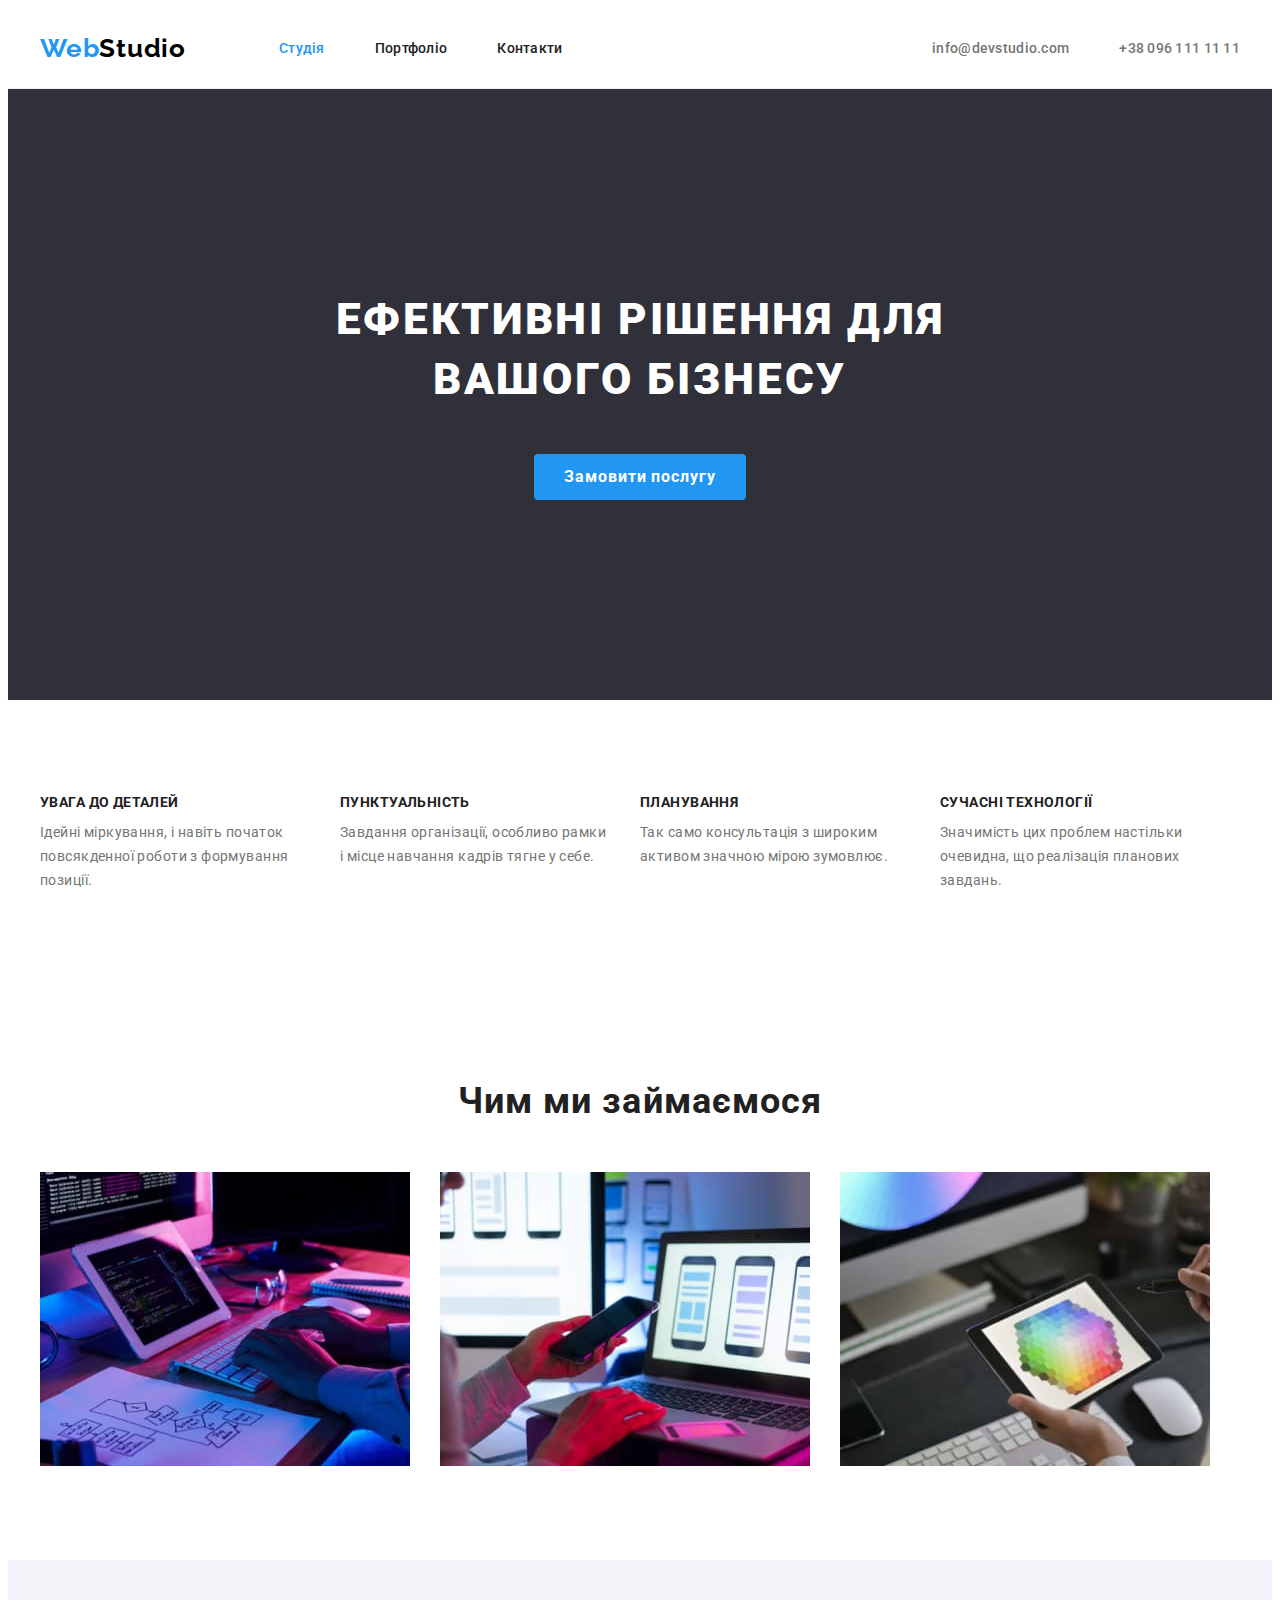
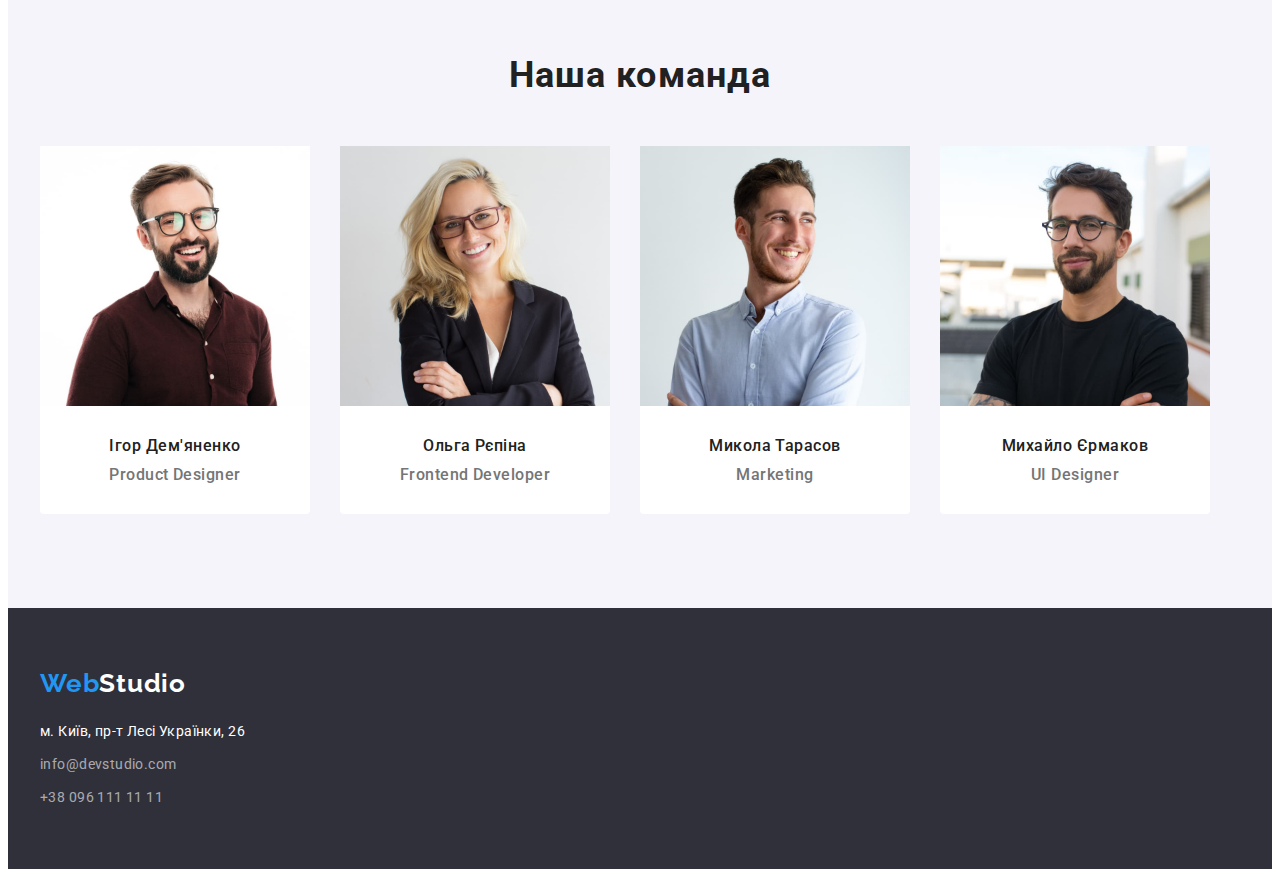
<file: index.html>
<!DOCTYPE html>
<html lang="uk">

<head>
  <meta charset="UTF-8" />
  <meta http-equiv="X-UA-Compatible" content="IE=edge" />
  <meta name="viewport" content="width=device-width, initial-scale=1.0" />
  <title>Головна</title>
  <link rel="preconnect" href="https://fonts.googleapis.com" />
  <link rel="preconnect" href="https://fonts.gstatic.com" crossorigin />
  <link href="https://fonts.googleapis.com/css2?family=Raleway:wght@700&family=Roboto:wght@400;500;700;900&display=swap"
    rel="stylesheet" />
  <link rel="stylesheet" href="https://cdnjs.cloudflare.com/ajax/libs/modern-normalize/1.1.0/modern-normalize.min.css"
    integrity="sha512-wpPYUAdjBVSE4KJnH1VR1HeZfpl1ub8YT/NKx4PuQ5NmX2tKuGu6U/JRp5y+Y8XG2tV+wKQpNHVUX03MfMFn9Q=="
    crossorigin="anonymous" referrerpolicy="no-referrer" />
  <link rel="stylesheet" href="./css/styles.css" />
</head>

<body class="body">
  <!-- Основна навігація сайту -->
  <header class="header">
    <div class="container header-container">
      <a class="header-logo link" href="./index.html">Web<span class="header-logo-second">Studio</span></a>
      <nav class="header-nav">
        <ul class="header-nav-list list">
          <li class="header-nav-item">
            <a class="header-link link current" href="./index.html">Студія</a>
          </li>
          <li class="header-nav-item">
            <a class="header-link link" href="./portfolio.html">Портфоліо</a>
          </li>
          <li class="header-nav-item">
            <a class="header-link link" href="">Контакти</a>
          </li>
        </ul>
      </nav>
      <ul class="header-contacts-list list">
        <li class="header-contacts-item">
          <a class="header-contacts-link link" href="mailto:info@devstudio.com">info@devstudio.com</a>
        </li>
        <li class="header-contacts-item">
          <a class="header-contacts-link link" href="tel:+380961111111">+38 096 111 11 11</a>
        </li>
      </ul>
    </div>
  </header>
  <main class="main">
    <!-- Секція Hero -->
    <section class="hero">
      <div class="container">
        <div>
          <h1 class="hero-title">Ефективні рішення для вашого бізнесу</h1>
        </div>
        <button class="hero-button" type="button">Замовити послугу</button>
      </div>
    </section>
    <!-- Особливості -->
    <section class="features section">
      <div class="container">
        <h2 class="section-title visually-hidden">Особливості</h2>
        <ul class="features list">
          <li class="features-list-item">
            <h3 class="features-item-title">Увага до деталей</h3>
            <p class="features-item-desc">
              Ідейні міркування, і навіть початок повсякденної роботи з формування позиції.
            </p>
          </li>
          <li class="features-list-item">
            <h3 class="features-item-title">Пунктуальність</h3>
            <p class="features-item-desc">
              Завдання організації, особливо рамки і місце навчання кадрів тягне у себе.
            </p>
          </li>
          <li class="features-list-item">
            <h3 class="features-item-title">Планування</h3>
            <p class="features-item-desc">
              Так само консультація з широким активом значною мірою зумовлює.
            </p>
          </li>
          <li class="features-list-item">
            <h3 class="features-item-title">Сучасні технології</h3>
            <p class="features-item-desc">
              Значимість цих проблем настільки очевидна, що реалізація планових завдань.
            </p>
          </li>
        </ul>
      </div>
    </section>
    <!-- Чим ми займаємося -->
    <section class="services section">
      <div class="container">
        <h2 class="section-title">Чим ми займаємося</h2>
        <ul class="services list">
          <li class="services-list-item">
            <a href="#"><img class="services-img" src="./images/index/services/box-1.jpg"
                alt="Розробка програмного забезпечення" width="370" height="294" /></a>
          </li>
          <li class="services-list-item">
            <a href="#"> <img class="services-img" src="./images/index/services/box-2.jpg" alt="Верстка макету сайту"
                width="370" height="294" /></a>
          </li>
          <li class="services-list-item">
            <a href="#"> <img class="services-img" src="./images/index/services/box-3.jpg" alt="Розробка дизайну сайту"
                width="370" height="294" /></a>
          </li>
        </ul>
      </div>
    </section>
    <!-- Наша команда -->
    <section class="team section">
      <div class="container">
        <h2 class="section-title">Наша команда</h2>
        <ul class="team list">
          <li class="team-item">
            <img class="team-img" src="./images/index/team/team-card-1.jpg" alt="Фото Ігоря Дем'яненка" width="270"
              height="260" />
            <div class="team-item-block">
              <h3 class="team-item-title">Ігор Дем'яненко</h3>
              <p class="team-item-desc" lang="en">Product Designer</p>
            </div>
          </li>
          <li class="team-item">
            <img class="team-img" src="./images/index/team/team-card-2.jpg" alt="Фото Ольги Рєпіної" width="270"
              height="260" />
            <div class="team-item-block">
              <h3 class="team-item-title">Ольга Рєпіна</h3>
              <p class="team-item-desc" lang="en">Frontend Developer</p>
            </div>
          </li>
          <li class="team-item">
            <img class="team-img" src="./images/index/team/team-card-3.jpg" alt="Фото Миколи Тарасова" width="270"
              height="260" />
            <div class="team-item-block">
              <h3 class="team-item-title">Микола Тарасов</h3>
              <p class="team-item-desc" lang="en">Marketing</p>
            </div>
          </li>
          <li class="team-item">
            <img class="team-img" src="./images/index/team/team-card-4.jpg" alt="Фото Михайла Єрмакова" width="270"
              height="260" />
            <div class="team-item-block">
              <h3 class="team-item-title">Михайло Єрмаков</h3>
              <p class="team-item-desc" lang="en">UI Designer</p>
            </div>
          </li>
        </ul>
      </div>
    </section>
  </main>
  <!-- Наша адреса -->
  <footer class="footer">
    <div class="container">
      <a class="footer-logo link" href="./index.html">Web<span class="footer-logo-second">Studio</span></a>
      <address class="address">
        <ul class="list">
          <li class="footer-list-item">
            <a class="map-link link" href="https://goo.gl/maps/CPtrU1FHBa2aNyZL9" target="_blank"
              rel="noopener noreferrer">м. Київ, пр-т Лесі Українки, 26<br />
            </a>
          </li>
          <li class="footer-list-item">
            <a class="mail-link link" href="mailto:info@devstudio.com">info@devstudio.com<br /> </a>
          </li>
          <li class="footer-list-item">
            <a class="tel-link link" href="tel:+380961111111">+38 096 111 11 11</a>
          </li>
        </ul>
      </address>
    </div>
  </footer>
</body>

</html>
</file>
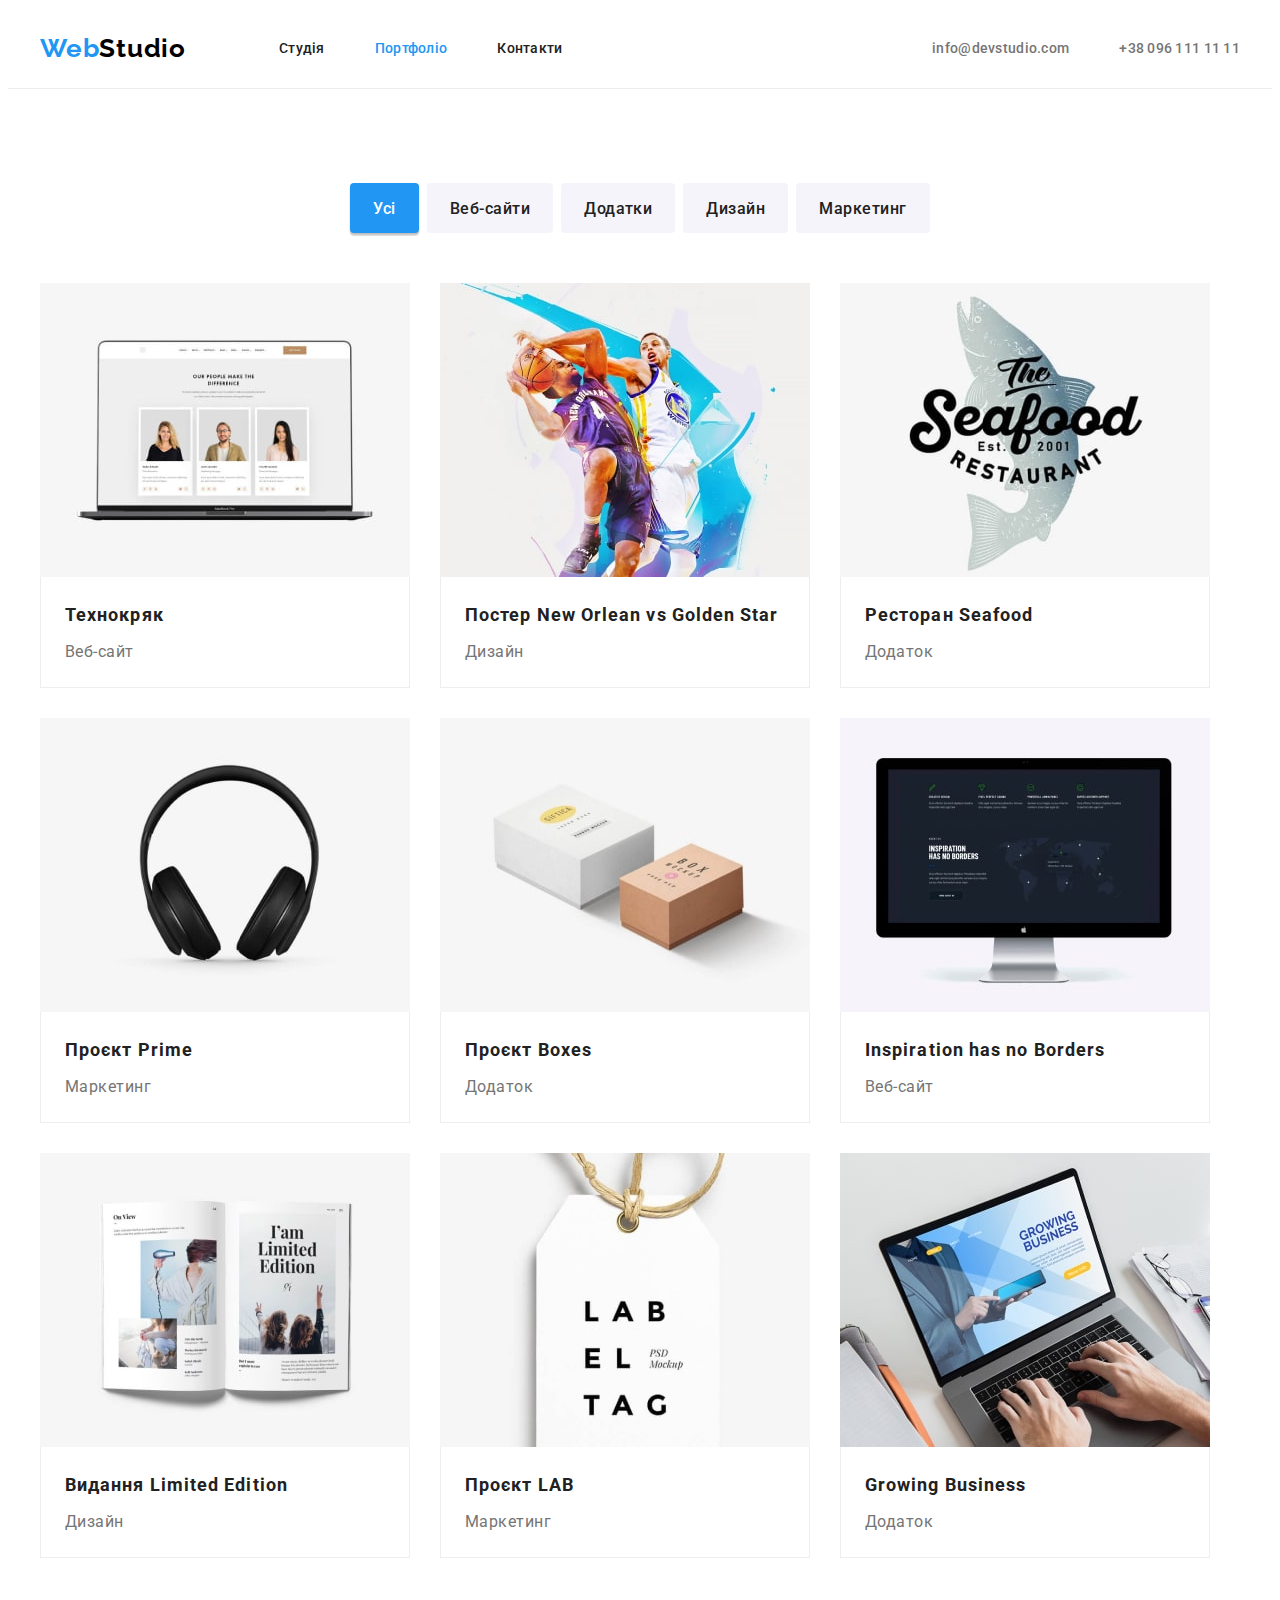
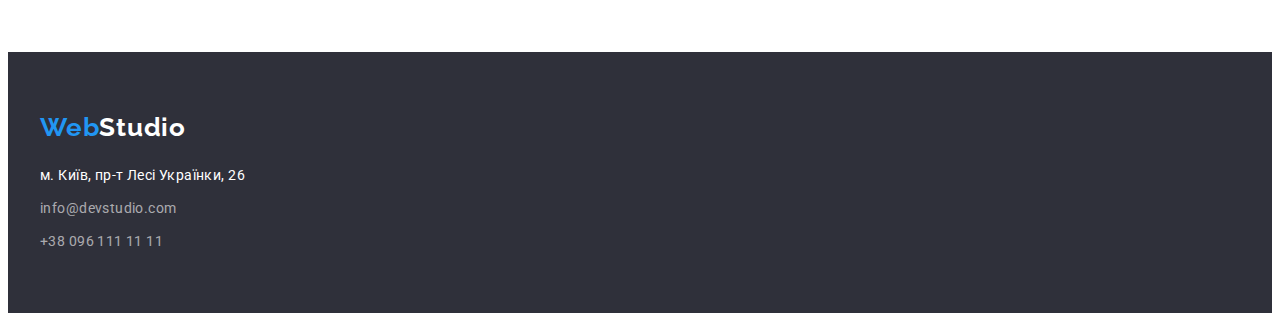
<file: portfolio.html>
<!DOCTYPE html>
<html lang="uk">

<head>
  <meta charset="UTF-8" />
  <meta http-equiv="X-UA-Compatible" content="IE=edge" />
  <meta name="viewport" content="width=device-width, initial-scale=1.0" />
  <title>Головна</title>
  <link rel="preconnect" href="https://fonts.googleapis.com" />
  <link rel="preconnect" href="https://fonts.gstatic.com" crossorigin />
  <link href="https://fonts.googleapis.com/css2?family=Raleway:wght@700&family=Roboto:wght@400;500;700;900&display=swap"
    rel="stylesheet" />
  <link rel="stylesheet" href="https://cdnjs.cloudflare.com/ajax/libs/modern-normalize/1.1.0/modern-normalize.min.css"
    integrity="sha512-wpPYUAdjBVSE4KJnH1VR1HeZfpl1ub8YT/NKx4PuQ5NmX2tKuGu6U/JRp5y+Y8XG2tV+wKQpNHVUX03MfMFn9Q=="
    crossorigin="anonymous" referrerpolicy="no-referrer" />
  <link rel="stylesheet" href="./css/styles.css" />
</head>

<body class="body">
  <!-- Основна навігація сайту -->
  <header class="header">
    <div class="container header-container">
      <a class="header-logo link" href="./index.html">Web<span class="header-logo-second">Studio</span></a>
      <nav class="header-nav">
        <ul class="header-nav-list list">
          <li class="header-nav-item">
            <a class="header-link link" href="./index.html">Студія</a>
          </li>
          <li class="header-nav-item">
            <a class="header-link link current" href="./portfolio.html">Портфоліо</a>
          </li>
          <li class="header-nav-item">
            <a class="header-link link" href="">Контакти</a>
          </li>
        </ul>
      </nav>
      <ul class="header-contacts-list list">
        <li class="header-contacts-item">
          <a class="header-contacts-link link" href="mailto:info@devstudio.com">info@devstudio.com</a>
        </li>
        <li class="header-contacts-item">
          <a class="header-contacts-link link" href="tel:+380961111111">+38 096 111 11 11</a>
        </li>
      </ul>
    </div>
  </header>
  <main class="main section">
    <section class="projects-filter">
      <div class="container">
        <h1 class="projects-title visually-hidden">Наші Проєкти</h1>
        <ul class="projects-filter-list list">
          <li class="list-item">
            <button class="category-button current-button" type="button">Усі</button>
          </li>
          <li class="list-item">
            <button class="category-button" type="button">Веб-сайти</button>
          </li>
          <li class="list-item"><button class="category-button" type="button">Додатки</button></li>
          <li class="list-item"><button class="category-button" type="button">Дизайн</button></li>
          <li class="list-item">
            <button class="category-button" type="button">Маркетинг</button>
          </li>
        </ul>
        <ul class="projects-list list">
          <li class="project-card">
            <a href="#" class="project-link" target="_blank">
              <img src="./images/portfolio/projects/img-0.jpg" alt="Проєкт Технокряк" class="project-img" width="370"
                height="294" />
            </a>
            <div class="project-desc">
              <h2 class="project-name">Технокряк</h2>
              <p class="project-type">Веб-сайт</p>
            </div>
          </li>
          <li class="project-card">
            <a href="#" class="project-link" target="_blank">
              <img src="./images/portfolio/projects/img-1.jpg" alt="Проєкт постер" class="project-img" width="370"
                height="294" /></a>
            <div class="project-desc">
              <h2 class="project-name">Постер New Orlean vs Golden Star</h2>
              <p class="project-type">Дизайн</p>
            </div>
          </li>
          <li class="project-card">
            <a href="#" class="project-link" target="_blank">
              <img src="./images/portfolio/projects/img-2.jpg" alt="Проєкт додаток ресторан" class="project-img"
                width="370" height="294" />
            </a>
            <div class="project-desc">
              <h2 class="project-name">Ресторан <span lang="en">Seafood</span></h2>
              <p class="project-type">Додаток</p>
            </div>

          </li>
          <li class="project-card">
            <a href="#" class="project-link" target="_blank">
              <img src="./images/portfolio/projects/img-3.jpg" alt="Проєкт Маркетинг Prime" class="project-img"
                width="370" height="294" />
            </a>
            <div class="project-desc">
              <h2 class="project-name">Проєкт Prime</h2>
              <p class="project-type">Маркетинг</p>
            </div>
          </li>
          <li class="project-card">
            <a href="#" class="project-link" target="_blank">
              <img src="./images/portfolio/projects/img-4.jpg" alt="Проєкт додаток Boxes" class="project-img"
                width="370" height="294" />
            </a>
            <div class="project-desc">
              <h2 class="project-name">Проєкт <span lang="en">Boxes</span></h2>
              <p class="project-type">Додаток</p>
            </div>
          </li>
          <li class="project-card">
            <a href="#" class="project-link" target="_blank">
              <img src="./images/portfolio/projects/img-5.jpg" alt="Проєкт Веб-сайт Inspiration has no Borders"
                class="project-img" width="370" height="294" />
            </a>
            <div class="project-desc">
              <h2 class="project-name" lang="en">Inspiration has no Borders</h2>
              <p class="project-type">Веб-сайт</p>
            </div>
          </li>
          <li class="project-card">
            <a href="#" class="project-link" target="_blank">
              <img src="./images/portfolio/projects/img-6.jpg" alt="Проєкт Видання Limited Edition" class="project-img"
                width="370" height="294" />
            </a>
            <div class="project-desc">
              <h2 class="project-name">Видання <span lang="en">Limited Edition</span></h2>
              <p class="project-type">Дизайн</p>
            </div>
          </li>
          <li class="project-card">
            <a href="#" class="project-link" target="_blank">
              <img src="./images/portfolio/projects/img-7.jpg" alt="Проєкт Маркетинг LAB " class="project-img"
                width="370" height="294" />
            </a>
            <div class="project-desc">
              <h2 class="project-name">Проєкт <span lang="en">LAB</span></h2>
              <p class="project-type">Маркетинг</p>
            </div>
          </li>
          <li class="project-card">
            <a href="#" class="project-link" target="_blank">
              <img src="./images/portfolio/projects/img-8.jpg" alt="Проєкт додаток Growing Business" class="project-img"
                width="370" height="294" />
            </a>
            <div class="project-desc">
              <h2 class="project-name"><span lang="en">Growing Business</span></h2>
              <p class="project-type">Додаток</p>
            </div>
          </li>
        </ul>
      </div>
    </section>
  </main>
  <!-- Наша адреса -->
  <footer class="footer">
    <div class="container">
      <a class="footer-logo link" href="./index.html">Web<span class="footer-logo-second">Studio</span></a>
      <address class="address">
        <ul class="list">
          <li class="footer-list-item">
            <a class="map-link link" href="https://goo.gl/maps/CPtrU1FHBa2aNyZL9" target="_blank"
              rel="noopener noreferrer">м. Київ, пр-т Лесі Українки, 26<br />
            </a>
          </li>
          <li class="footer-list-item">
            <a class="mail-link link" href="mailto:info@devstudio.com">info@devstudio.com<br /> </a>
          </li>
          <li class="footer-list-item">
            <a class="tel-link link" href="tel:+380961111111">+38 096 111 11 11</a>
          </li>
        </ul>
      </address>
    </div>
  </footer>
</body>

</html>
</file>
<file: css/styles.css>
:root {
  /* Шрифти */
  --main-font: Roboto, sans-serif;
  --secondary-font: Raleway, sans-serif;

  /* Відстань між літерами */
  --ls-6: 0.06em;
  --ls-3: 0.03em;
  --ls-2: 0.02em;

  /* Кольори тексту */
  --main-txt-color: #212121;
  --secondary-txt-color: #757575;
  --accent-txt-color: #2196f3;
  --light-txt-color: #ffffff;
  --dark-txt-color: #000000;
  --contacts-txt-color: rgba(255, 255, 255, 0.6);

  /* Кольори фону */
  --main-bgc: #ffffff;
  --dark-bgc: #2f303a;
  --light-bgc: #f5f4fa;
  --accent-bgc: #2196f3;
  --accent-bgc-hover: #188ce8;

  /* Сітки */
  --indent: 30px;
  --items: 3;
}

/**
  |============================
  | Базові стилі
  |============================
*/
body {
  font-family: var(--main-font);
  color: var(--main-txt-color);
  background-color: var(--main-bgc);
}

/* Скидання стилів */
h1,
h2,
h3,
h4,
h5,
h6,
p {
  margin: 0;
}

img {
  display: block;
}

.list {
  list-style: none;
  margin: 0;
  padding: 0;
}

.link {
  text-decoration: none;
  color: currentColor;
}

.container {
  width: 1200px;
  padding-left: 15px;
  padding-right: 15px;
  margin-left: auto;
  margin-right: auto;
  /* outline: 1px solid red; */
}

.section {
  padding-top: 94px;
  padding-bottom: 94px;
}

/* Хедер */
.header {
  border-bottom: 1px solid #ECECEC;
}

.header-container {
  display: flex;
  align-items: center;
}

.header-logo {
  font-family: var(--secondary-font);
  font-weight: 700;
  font-size: 26px;
  line-height: calc(31 / 26);
  letter-spacing: var(--ls-3);
  color: var(--accent-txt-color);

  margin-right: 93px;
}

.header-logo-second {
  color: var(--dark-txt-color);
}

.header-nav {
  margin-right: auto;
}

.header-nav-list,
.header-contacts-list {
  display: flex;
}

.header-nav-list .header-nav-item + .header-nav-item {
  margin-left: 50px;
}

.header-link {
  font-weight: 500;
  font-size: 14px;
  line-height: calc(16 / 14);
  letter-spacing: var(--ls-2);
  color: var(--main-txt-color);
}

.header-contacts-list {
  font-weight: 500;
  font-size: 14px;
  line-height: calc(16 / 14);
  letter-spacing: var(--ls-2);
  color: var(--secondary-txt-color);
}

.header-contacts-item {
  margin-right: 50px;
}

.header-contacts-item:last-child {
  margin-right: 0;
}

.header-link,
.header-contacts-link {
  display: block;
  padding-top: 32px;
  padding-bottom: 32px;
}

.header-link.current,
.header-link:hover,
.header-link:focus,
.header-contacts-link:hover,
.header-contacts-link:focus {
  color: var(--accent-txt-color);
}

/* Hero */
.hero {
  background-color: var(--dark-bgc);
  text-align: center;
  padding-top: 200px;
  padding-bottom: 200px;
}

.hero > div {
  width: 696px;
}

.hero-title {
  font-weight: 900;
  font-size: 44px;
  line-height: calc(60 / 44);
  letter-spacing: var(--ls-6);
  text-transform: uppercase;
  color: var(--main-bgc);

  margin-bottom: 45px;
}

.hero-button {
  background-color: var(--accent-bgc);
  font-family: inherit;
  font-weight: 700;
  font-size: 16px;
  line-height: calc(30 / 16);
  letter-spacing: var(--ls-6);
  color: var(--light-txt-color);

  padding: 8px 30px;  
  border-radius: 4px;
  border-width: 0;
}

.hero-button:hover,
.hero-button:focus {
  cursor: pointer;
  background-color: var(--accent-bgc-hover);
}

/* Приховування заголовку */
.visually-hidden {
  border: 0;
  clip: rect(0 0 0 0);
  height: auto;
  margin: 0;
  overflow: hidden;
  padding: 0;
  position: absolute;
  width: 0;
  white-space: nowrap;
}

/* Заголовки секцій */
.section-title {
  font-size: 36px;
  line-height: calc(42 / 36);
  text-align: center;
  letter-spacing: var(--ls-3);

  margin-bottom: 50px;
}

/* Особливості */
.features.list {
  display: flex;
  gap: 30px;
}

.features-list-item {
  width: 270px;
}

.features-item-title {
  font-size: 14px;
  line-height: calc(16 / 14);
  letter-spacing: var(--ls-3);
  text-transform: uppercase;

  margin-bottom: 10px;
}

.features-item-desc {
  font-size: 14px;
  line-height: calc(24 / 14);
  letter-spacing: var(--ls-3);
  color: var(--secondary-txt-color);
}

/* Чим ми займаємося */
.services.list {
  display: flex;
  gap: 30px;
}

/* Наша команда */
.team.section {
  background-color: var(--light-bgc);
}

.team.list {
  display: flex;
  gap: 30px;
}

.team-item {
  background-color: var(--main-bgc);
  border-radius: 0 0 4px 4px;
}

/* .team-img {
  margin-bottom: 30px;
} */

.team-item-block {
  padding: 30px;
}


.team-item-title {
  font-weight: 500;
  font-size: 16px;
  line-height: calc(19 / 16);
  text-align: center;
  letter-spacing: var(--ls-3);
  margin-bottom: 10px;
}

.team-item-desc {
  font-weight: 500;
  line-height: calc(19 / 16);
  text-align: center;
  letter-spacing: var(--ls-3);
  color: var(--secondary-txt-color);
}

/* Футер */
.footer {
  background-color: var(--dark-bgc);

  padding-top: 60px;
  padding-bottom: 60px;
}

.footer-logo {
  font-family: var(--secondary-font);
  font-weight: 700;
  font-size: 26px;
  line-height: calc(31 / 26);
  letter-spacing: var(--ls-3);
  color: var(--accent-txt-color);

  display: block;
  margin-bottom: 20px;
}

.footer-logo-second {
  color: var(--light-txt-color);
}

.footer-list-item {
  margin-bottom: 9px;
}

.footer-list-item:last-child {
  margin-bottom: 0;
}

.map-link {
  font-size: 14px;
  line-height: calc(24 / 14);
  letter-spacing: var(--ls-3);
  color: var(--light-txt-color);
  font-style: normal;
}

.mail-link,
.tel-link {
  font-size: 14px;
  line-height: calc(24 / 14);
  letter-spacing: var(--ls-3);
  color: var(--contacts-txt-color);
  font-style: normal;
}

.mail-link:hover,
.tel-link:hover,
.mail-link:focus,
.tel-link:focus {
  color: var(--accent-txt-color);
}

/* Фільтр проектів */
.projects-filter-list {
  display: flex;
  justify-content: center;
  gap: 8px;
  margin-bottom: 50px;
}

.category-button {
  background-color: var(--light-bgc);
  font-family: inherit;
  font-weight: 500;
  font-size: 16px;
  line-height: calc(26 / 16);
  letter-spacing: var(--ls-3);
  color: var(--main-txt-color);

  padding: 13px 23px 11px;
 
  border: 0;
  border-radius: 4px;
}

.category-button.current-button,
.category-button:hover,
.category-button:focus {
  background-color: var(--accent-bgc);
  color: var(--light-txt-color);
  cursor: pointer;

  box-shadow: 0 3px 1px rgba(0, 0, 0, 0.1), 
              0 1px 2px rgba(0, 0, 0, 0.08),
              0 2px 2px rgba(0, 0, 0, 0.12);
}

/* Проекти */
.projects-list {
  /* --items: 3; */
  display: flex;
  flex-wrap: wrap;
  gap: 30px;
}

.project-card {
  flex-basis: calc((100% - var(--indent) * var(--items) - 1) / var(--items));
}

.project-desc {
  border: 1px solid #EEEEEE;
  padding: 20px 24px;
  border-top: none;
}

.project-name {
  font-size: 18px;
  line-height: calc(36 / 18);
  letter-spacing: var(--ls-6);
  margin-bottom: 4px;
}

.project-type {
  line-height: calc(30 / 16);
  letter-spacing: var(--ls-3);
  color: var(--secondary-txt-color);
}
</file>
